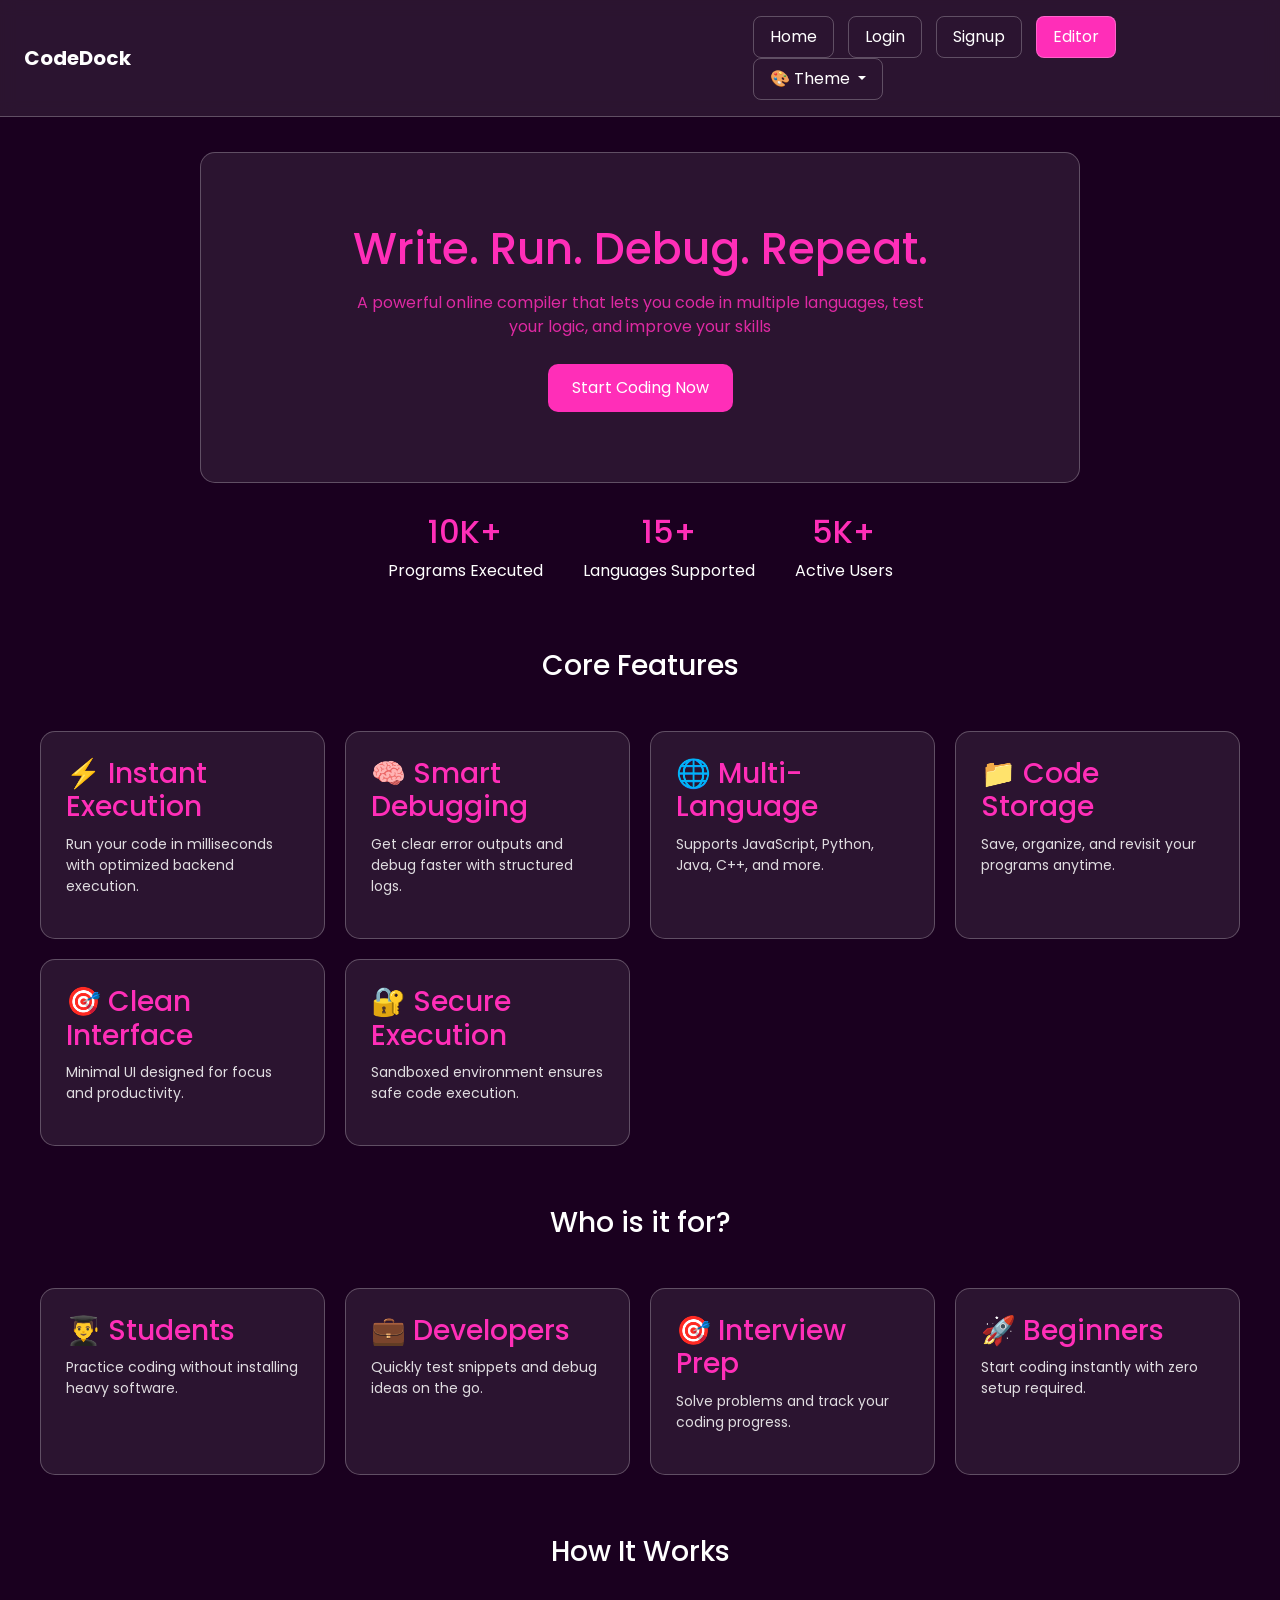
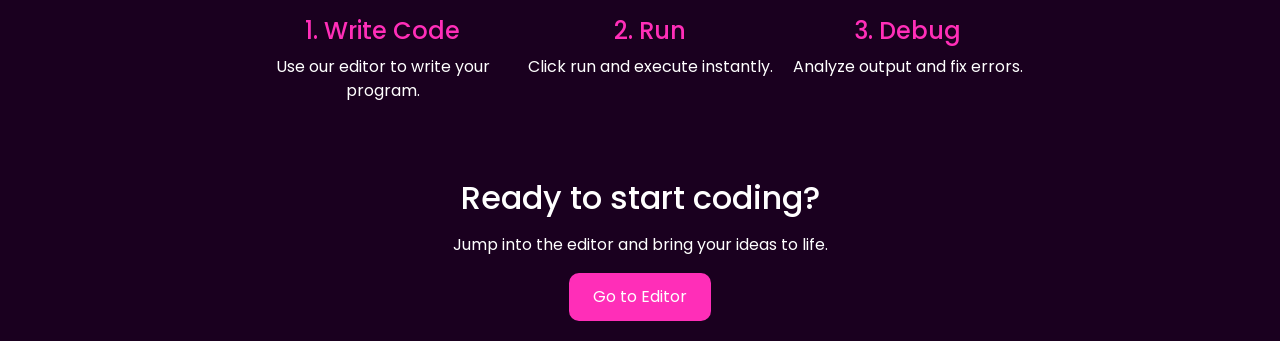
<file: frontend/index.html>
<!DOCTYPE html>
<html lang="en" class="theme-vscode">

<head>
    <meta charset="UTF-8" />
    <meta name="viewport" content="width=device-width, initial-scale=1.0" />
    <title>Online Code Compiler</title>
    <link href="https://cdn.jsdelivr.net/npm/bootstrap@5.3.2/dist/css/bootstrap.min.css" rel="stylesheet">
    <link href="https://fonts.googleapis.com/css2?family=Poppins:wght@300;400;600&display=swap" rel="stylesheet">
    <link rel="stylesheet" href="style.css">

    <style>
        body {
            background: var(--bg);
            color: var(--text);
            transition: 0.3s ease;
        }

        /* HEADER */
        .header {
            display: flex;
            justify-content: space-between;
            align-items: center;
            padding: 15px 40px;
            border-bottom: 1px solid var(--border);
        }

        .logo {
            font-size: 20px;
            font-weight: 600;
            color: var(--accent);
        }

        .nav-buttons button {
            margin-left: 10px;
            padding: 8px 16px;
            border-radius: 8px;
            border: 1px solid var(--border);
            background: transparent;
            color: var(--text);
            cursor: pointer;
        }

        .nav-buttons button:hover {
            background: var(--accent);
            color: #fff;
        }

        /* HERO */
        .hero {
            text-align: center;
            padding: 80px 20px 40px;
        }

        .hero h1 {
            font-size: 44px;
            margin-bottom: 15px;
        }

        .hero span {
            color: var(--accent);
        }

        .hero p {
            max-width: 600px;
            margin: 0 auto 25px;
            opacity: 0.85;
        }

        .hero button {
            padding: 12px 24px;
            border: none;
            background: var(--accent);
            color: #fff;
            border-radius: 10px;
            cursor: pointer;
            font-size: 16px;
        }

        /* STATS */
        .stats {
            display: flex;
            justify-content: center;
            gap: 40px;
            padding: 30px;
            flex-wrap: wrap;
        }

        .stat {
            text-align: center;
        }

        .stat h2 {
            color: var(--accent);
        }

        /* SECTION TITLE */
        .section-title {
            text-align: center;
            margin-top: 20px;
            font-size: 28px;
        }

        /* CARDS */
        .grid {
            display: grid;
            grid-template-columns: repeat(auto-fit, minmax(250px, 1fr));
            gap: 20px;
            padding: 40px;
        }

        .card {
            background: var(--card-bg);
            border: 1px solid var(--border);
            border-radius: 15px;
            padding: 25px;
            transition: 0.3s;
        }

        .hero-card {
            background: var(--card-bg);
            border: 1px solid var(--border);
            border-radius: 15px;
            padding: 70px;
            margin: 0px auto;
            margin-top: 35px;
            width: 55rem;
            transition: 0.3s;
            animation: fadeUp 0.6s ease;
        }

        .card:hover {
            transform: translateY(-8px);
            border-color: var(--accent);
        }

        .card h3 {
            margin-bottom: 10px;
            color: var(--accent);
        }

        .zoom-in {
            transition: transform 0.3s ease;
        }

        .zoom-in:hover {
            transform: scale(1.08);
        }

        .card p {
            opacity: 0.85;
            font-size: 14px;
        }

        /* HOW IT WORKS */
        .steps {
            display: flex;
            justify-content: center;
            gap: 20px;
            padding: 40px;
            flex-wrap: wrap;
        }

        .step {
            max-width: 250px;
            text-align: center;
        }

        .step h4 {
            color: var(--accent);
            margin-bottom: 10px;
        }

        /* CTA */
        .cta {
            text-align: center;
            padding: 20px 20px;
        }

        .cta h2 {
            margin-bottom: 15px;
        }

        .cta button {
            padding: 12px 24px;
            background: var(--accent);
            border: none;
            color: white;
            border-radius: 10px;
            cursor: pointer;
        }

        .bounce-text span {
            display: inline-block;
            opacity: 0;
            transform: translateY(40px);
            animation: bounceIn 0.6s ease forwards;
        }

        /* stagger effect */
        .bounce-text span:nth-child(1) {
            animation-delay: 0.1s;
        }

        .bounce-text span:nth-child(2) {
            animation-delay: 0.2s;
        }

        .bounce-text span:nth-child(3) {
            animation-delay: 0.3s;
        }

        .bounce-text span:nth-child(4) {
            animation-delay: 0.4s;
        }

        .bounce-text span:nth-child(5) {
            animation-delay: 0.5s;
        }

        .bounce-text span:nth-child(6) {
            animation-delay: 0.6s;
        }

        .bounce-text span:nth-child(7) {
            animation-delay: 0.7s;
        }

        .bounce-text span:nth-child(8) {
            animation-delay: 0.8s;
        }

        .bounce-text span:nth-child(9) {
            animation-delay: 0.9s;
        }

        .bounce-text span:nth-child(10) {
            animation-delay: 1s;
        }

        .bounce-text span:nth-child(11) {
            animation-delay: 1.1s;
        }

        .bounce-text span:nth-child(12) {
            animation-delay: 1.2s;
        }

        .bounce-text span:nth-child(13) {
            animation-delay: 1.3s;
        }

        .bounce-text span:nth-child(14) {
            animation-delay: 1.4s;
        }

        .bounce-text span:nth-child(15) {
            animation-delay: 1.5s;
        }

        .bounce-text span:nth-child(16) {
            animation-delay: 1.6s;
        }

        .bounce-text span:nth-child(17) {
            animation-delay: 1.7s;
        }

        .bounce-text span:nth-child(18) {
            animation-delay: 1.8s;
        }

        /* optional delay for paragraph */
        .delay span {
            animation-delay: calc(1s + var(--i, 0) * 0.1s);
        }

        /* bounce animation */
        @keyframes bounceIn {
            0% {
                opacity: 0;
                transform: translateY(40px);
            }

            60% {
                opacity: 1;
                transform: translateY(-10px);
            }

            80% {
                transform: translateY(5px);
            }

            100% {
                transform: translateY(0);
                opacity: 1;
            }
        }
        @keyframes fadeUp {
            from {
                opacity: 0;
                transform: translateY(30px);
            }

            to {
                opacity: 1;
                transform: translateY(0);
            }
        }

        /* highlight word */
        .highlight {
            color: var(--accent);
        }
    </style>
</head>

<body>

    <!-- HEADER -->
    <nav class="navbar navbar-expand-lg navbar-custom px-4 py-3 header">
        <div class="col-7">
            <a class="navbar-brand fw-bold" href="index.html">CodeDock</a>
        </div>
        <div class="nav-buttons">
            <button onclick="navigateTo('index.html')">Home</button>
            <button onclick="navigateTo('login.html')">Login</button>
            <button onclick="navigateTo('signup.html')">Signup</button>
            <button style="background: var(--accent); color: white;" onclick="navigateTo('editor.html')">Editor</button>
            <button class="nav-item dropdown" data-bs-toggle="dropdown">
                <a class="nav-link dropdown-toggle" href="#">
                    🎨 Theme
                </a>

                <ul class="dropdown-menu dropdown-menu-end">
                    <li><a class="dropdown-item" onclick="applyTheme('neon')">Neon Pink</a></li>
                    <li><a class="dropdown-item" onclick="applyTheme('vscode')">VS Code Dark</a></li>
                    <li><a class="dropdown-item" onclick="applyTheme('midnight')">Midnight Blue</a></li>
                    <li><a class="dropdown-item" onclick="applyTheme('light')">Light Mode</a></li>
                </ul>
            </button>
        </div>
    </nav>

    <!-- HERO -->
    <div class="hero hero-card">
        <h1 class="bounce-text">
            <span>Write.</span>
            <span>Run.</span>
            <span><span class="highlight">Debug.</span></span>
            <span>Repeat.</span>
        </h1>

        <p class="bounce-text delay">
            <span>A</span>
            <span>powerful</span>
            <span>online</span>
            <span>compiler</span>
            <span>that</span>
            <span>lets</span>
            <span>you</span>
            <span>code</span>
            <span>in</span>
            <span>multiple</span>
            <span>languages,</span>
            <span>test</span>
            <span>your</span>
            <span>logic,</span>
            <span>and</span>
            <span>improve</span>
            <span>your</span>
            <span>skills</span>
        </p>

        <button>Start Coding Now</button>
    </div>

    <!-- STATS -->
    <div class="stats">
        <div class="stat zoom-in">
            <h2>10K+</h2>
            <p>Programs Executed</p>
        </div>
        <div class="stat zoom-in">
            <h2>15+</h2>
            <p>Languages Supported</p>
        </div>
        <div class="stat zoom-in">
            <h2>5K+</h2>
            <p>Active Users</p>
        </div>
    </div>

    <!-- FEATURES -->
    <h2 class="section-title">Core Features</h2>
    <div class="grid">
        <div class="card">
            <h3>⚡ Instant Execution</h3>
            <p>Run your code in milliseconds with optimized backend execution.</p>
        </div>

        <div class="card">
            <h3>🧠 Smart Debugging</h3>
            <p>Get clear error outputs and debug faster with structured logs.</p>
        </div>

        <div class="card">
            <h3>🌐 Multi-Language</h3>
            <p>Supports JavaScript, Python, Java, C++, and more.</p>
        </div>

        <div class="card">
            <h3>📁 Code Storage</h3>
            <p>Save, organize, and revisit your programs anytime.</p>
        </div>

        <div class="card">
            <h3>🎯 Clean Interface</h3>
            <p>Minimal UI designed for focus and productivity.</p>
        </div>

        <div class="card">
            <h3>🔐 Secure Execution</h3>
            <p>Sandboxed environment ensures safe code execution.</p>
        </div>
    </div>

    <!-- USE CASES -->
    <h2 class="section-title">Who is it for?</h2>
    <div class="grid">
        <div class="card">
            <h3>👨‍🎓 Students</h3>
            <p>Practice coding without installing heavy software.</p>
        </div>

        <div class="card">
            <h3>💼 Developers</h3>
            <p>Quickly test snippets and debug ideas on the go.</p>
        </div>

        <div class="card">
            <h3>🎯 Interview Prep</h3>
            <p>Solve problems and track your coding progress.</p>
        </div>

        <div class="card">
            <h3>🚀 Beginners</h3>
            <p>Start coding instantly with zero setup required.</p>
        </div>
    </div>

    <!-- HOW IT WORKS -->
    <h2 class="section-title">How It Works</h2>
    <div class="steps">
        <div class="step zoom-in">
            <h4>1. Write Code</h4>
            <p>Use our editor to write your program.</p>
        </div>

        <div class="step zoom-in">
            <h4>2. Run</h4>
            <p>Click run and execute instantly.</p>
        </div>

        <div class="step zoom-in">
            <h4>3. Debug</h4>
            <p>Analyze output and fix errors.</p>
        </div>
    </div>

    <!-- CTA -->
    <div class="cta">
        <h2>Ready to start coding?</h2>
        <p>Jump into the editor and bring your ideas to life.</p>
        <button>Go to Editor</button>
    </div>
    <script src="editor.js"></script>
    <script src="https://cdn.jsdelivr.net/npm/bootstrap@5.3.2/dist/js/bootstrap.bundle.min.js"></script>
    <script src="app.js"></script> <!-- must provide api() and theme helpers -->
    <script src="editor.js"></script>
    <script>
        document.querySelectorAll('.bounce-text').forEach(el => {
            const words = el.innerText.split(' ');
            el.innerHTML = words
                .map((word, i) => `<span style="animation-delay:${i * 0.1}s">${word}</span>`)
                .join(' ');
        });
        function animateText(el) {
            const text = el.getAttribute("data-text") || el.innerText;

            // store original text once
            el.setAttribute("data-text", text);

            const words = text.split(" ");

            // rebuild spans with stagger
            el.innerHTML = words
                .map((word, i) =>
                    `<span style="animation-delay:${i * 0.1}s">${word}</span>`
                )
                .join(" ");
        }

        // init all
        const elements = document.querySelectorAll(".bounce-text");

        elements.forEach(el => animateText(el));

        /* 🖱 Hover trigger */
        document.querySelector(".hero-card").addEventListener("mouseenter", () => {
            elements.forEach(el => animateText(el));
        });
    </script>
</body>

</html>
</file>
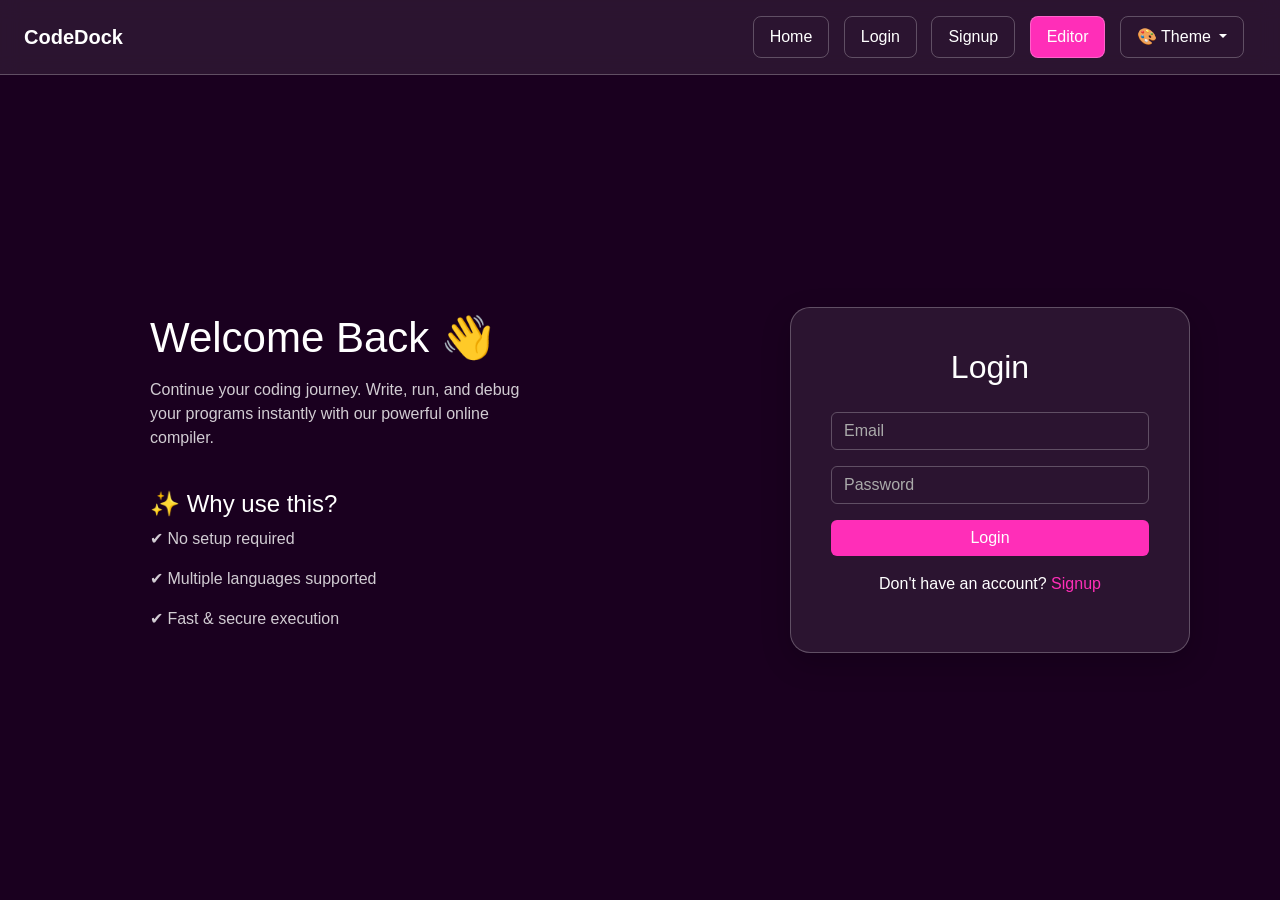
<file: frontend/login.html>
<!DOCTYPE html>
<html lang="en" class="theme-midnight"> <!-- change theme here -->

<head>
    <meta charset="UTF-8">
    <title>Login</title>

    <link href="https://cdn.jsdelivr.net/npm/bootstrap@5.3.2/dist/css/bootstrap.min.css" rel="stylesheet">
    <link rel="stylesheet" href="style.css">
    <link href="https://cdn.jsdelivr.net/npm/bootstrap@5.3.2/dist/css/bootstrap.min.css" rel="stylesheet">

    <style>
        body {
            background: var(--bg);
            color: var(--text);
            font-family: "Poppins", sans-serif;
        }

        /* NAVBAR */
        .navbar-custom {
            background: transparent;
            border-bottom: 1px solid var(--border);
            backdrop-filter: blur(10px);
        }

        .navbar-custom .nav-link,
        .navbar-custom .navbar-brand {
            color: var(--text) !important;
        }

        /* .navbar-custom .nav-link:hover {
            color: var(--accent) !important;
        } */

        /* LAYOUT */
        .auth-wrapper {
            min-height: 90vh;
            display: flex;
            justify-content: space-around;
        }

        .left-panel {
            display: flex;
            flex-direction: column;
            justify-content: center;
            padding: 60px;
        }

        .left-panel h1 {
            font-size: 42px;
            margin-bottom: 15px;
        }

        .left-panel span {
            color: var(--accent);
        }

        .left-panel p {
            opacity: 0.8;
            max-width: 400px;
        }

        /* RIGHT PANEL */
        .right-panel {
            display: flex;
            justify-content: center;
            align-items: center;
        }

        /* GLASS CARD */
        .auth-box {
            width: 400px;
            background: var(--card-bg);
            border: 1px solid var(--border);
            padding: 2.5rem;
            border-radius: 20px;
            box-shadow: 0 10px 30px rgba(0, 0, 0, 0.2);
            animation: fadeUp 0.6s ease;
        }

        .auth-box h2 {
            text-align: center;
            margin-bottom: 25px;
        }

        .form-control {
            background: transparent;
            border: 1px solid var(--border);
            color: var(--text);
        }

        .form-control::placeholder {
            color: #aaa;
        }

        .form-control:focus {
            border-color: var(--accent);
            box-shadow: none;
        }

        /* BUTTON */
        .btn-primary {
            background: var(--accent);
            border: none;
        }

        .btn-primary:hover {
            opacity: 0.9;
            background: var(--accent);
            border: none;
        }

        /* FOOT TEXT */
        .auth-box a {
            color: var(--accent);
            font-weight: 500;
            text-decoration: none;
        }

        .auth-box a:hover {
            text-decoration: underline;
        }

        /* ANIMATION */
        @keyframes fadeUp {
            from {
                opacity: 0;
                transform: translateY(30px);
            }

            to {
                opacity: 1;
                transform: translateY(0);
            }
        }

        /* RESPONSIVE */
        @media (max-width: 768px) {
            .auth-wrapper {
                flex-direction: column;
            }

            .left-panel {
                text-align: center;
                padding: 30px;
            }
        }
    </style>
</head>

<body>

    <!-- NAVBAR -->
    <nav class="navbar navbar-expand-lg navbar-custom px-4 py-3 header">
        <div class="col-7">
            <a class="navbar-brand fw-bold" href="index.html">CodeDock</a>
        </div>
        <div class="nav-buttons">
            <button onclick="navigateTo('index.html')">Home</button>
            <button onclick="navigateTo('login.html')">Login</button>
            <button onclick="navigateTo('signup.html')">Signup</button>
            <button style="background: var(--accent); color: white;" onclick="navigateTo('editor.html')">Editor</button>
            <button class="nav-item dropdown" data-bs-toggle="dropdown">
                <a class="nav-link dropdown-toggle" href="#">
                    🎨 Theme
                </a>

                <ul class="dropdown-menu dropdown-menu-end">
                    <li><a class="dropdown-item" onclick="applyTheme('neon')">Neon Pink</a></li>
                    <li><a class="dropdown-item" onclick="applyTheme('vscode')">VS Code Dark</a></li>
                    <li><a class="dropdown-item" onclick="applyTheme('midnight')">Midnight Blue</a></li>
                    <li><a class="dropdown-item" onclick="applyTheme('light')">Light Mode</a></li>
                </ul>
            </button>
        </div>
    </nav>

    <!-- MAIN -->
    <div class="auth-wrapper">

        <!-- LEFT SIDE -->
        <div class="left-panel">
            <h1>Welcome Back 👋</h1>
            <p>
                Continue your coding journey. Write, run, and debug your programs
                instantly with our powerful online compiler.
            </p>

            <h4 class="mt-4">✨ Why use this?</h4>
            <p>✔ No setup required</p>
            <p>✔ Multiple languages supported</p>
            <p>✔ Fast & secure execution</p>
        </div>

        <!-- RIGHT SIDE -->
        <div class="right-panel">
            <div class="auth-box">

                <h2>Login</h2>

                <input id="email" class="form-control mb-3" type="email" placeholder="Email"/>
                <input id="password" class="form-control mb-3" type="password" placeholder="Password"/>

                <button class="btn btn-primary w-100 mb-3" onclick="login()">Login</button>

                <p class="text-center">
                    Don't have an account?
                    <a href="signup.html">Signup</a>
                </p>

            </div>
        </div>

    </div>
    <script src="https://cdn.jsdelivr.net/npm/bootstrap@5.3.2/dist/js/bootstrap.bundle.min.js"></script>
    <script src="app.js"></script> <!-- must provide api() and theme helpers -->
    <script>
        async function login() {
            const email = document.getElementById("email").value;
            const password = document.getElementById("password").value;

            const result = await api("/login", "POST", { email, password });

            if (result.token) {
                saveToken(result.token);
                sessionStorage.setItem("isloggedIn", "Y");
                window.location.href = "editor.html";
            } else {
                alert(result.error);
            }
        }
    </script>

</body>

</html>
</file>
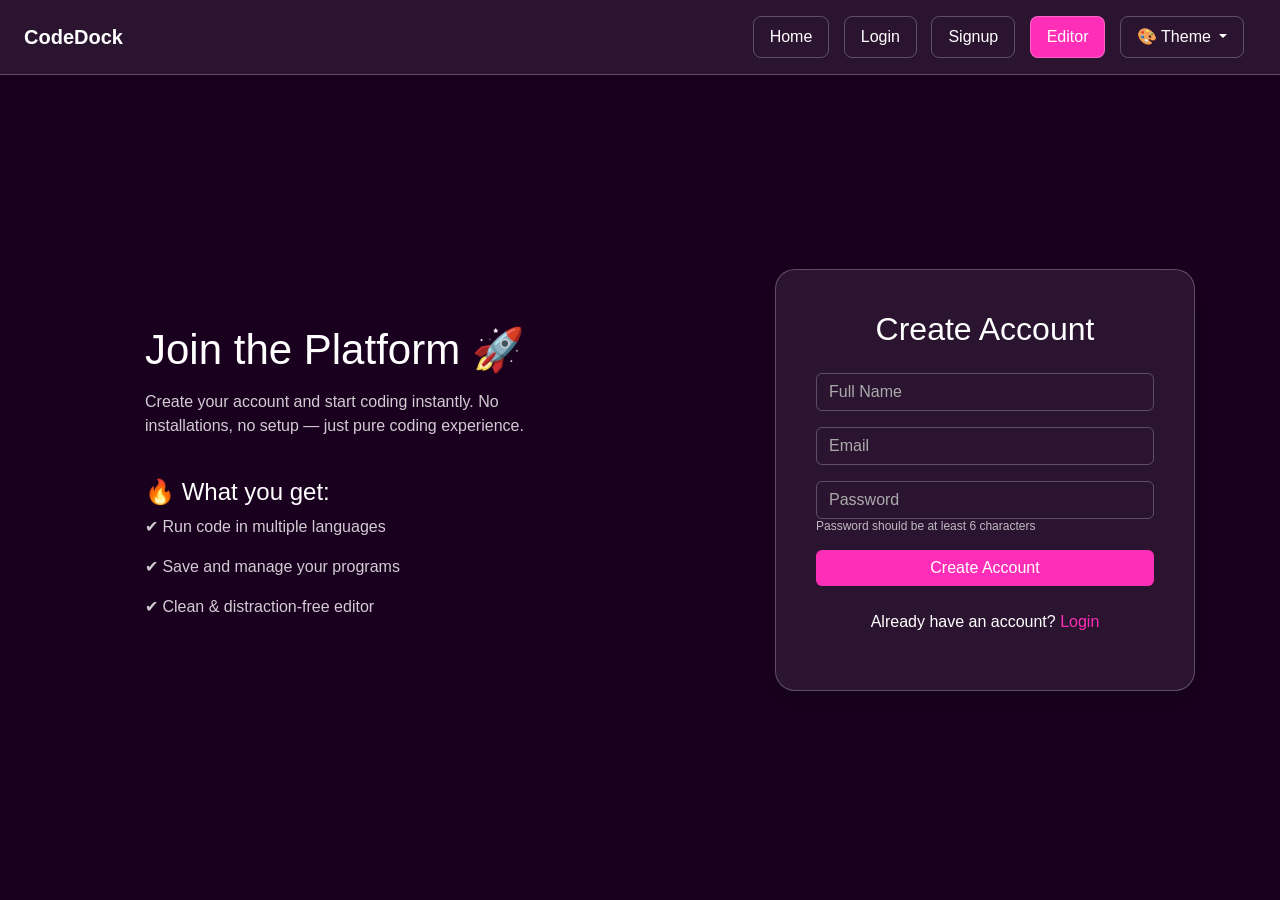
<file: frontend/signup.html>
<!DOCTYPE html>
<html lang="en" class="theme-midnight"> <!-- change theme -->

<head>
    <meta charset="UTF-8">
    <title>Signup</title>
    <link rel="stylesheet" href="style.css">
    <link href="https://cdn.jsdelivr.net/npm/bootstrap@5.3.2/dist/css/bootstrap.min.css" rel="stylesheet">

    <style>
        body {
            background: var(--bg);
            color: var(--text);
            font-family: "Poppins", sans-serif;
        }

        /* NAVBAR */
        .navbar-custom {
            background: transparent;
            border-bottom: 1px solid var(--border);
            backdrop-filter: blur(10px);
        }

        .navbar-custom .nav-link,
        .navbar-custom .navbar-brand {
            color: var(--text) !important;
        }

        /* .navbar-custom .nav-link:hover {
            color: var(--accent) !important;
        } */

        /* LAYOUT */
        .auth-wrapper {
            min-height: 90vh;
            display: flex;
            justify-content: space-around;
        }

        .left-panel {
            display: flex;
            flex-direction: column;
            justify-content: center;
            padding: 60px;
        }

        .left-panel h1 {
            font-size: 42px;
            margin-bottom: 15px;
        }

        .left-panel span {
            color: var(--accent);
        }

        .left-panel p {
            opacity: 0.8;
            max-width: 400px;
        }

        /* RIGHT PANEL */
        .right-panel {
            display: flex;
            justify-content: center;
            align-items: center;
        }

        /* GLASS CARD */
        .auth-box {
            width: 420px;
            background: var(--card-bg);
            border: 1px solid var(--border);
            padding: 2.5rem;
            border-radius: 20px;
            box-shadow: 0 10px 30px rgba(0, 0, 0, 0.2);
            animation: fadeUp 0.6s ease;
        }

        .auth-box h2 {
            text-align: center;
            margin-bottom: 25px;
        }

        .form-control {
            background: transparent;
            border: 1px solid var(--border);
            color: var(--text);
        }

        .form-control::placeholder {
            color: #aaa;
        }

        .form-control:focus {
            border-color: var(--accent);
            box-shadow: none;
        }

        /* BUTTON */
        .btn-primary {
            background: var(--accent);
            border: none;
        }

        .btn-primary:hover {
            opacity: 0.9;
            background: var(--accent);
            border: none;
        }

        /* LINKS */
        .auth-box a {
            color: var(--accent);
            font-weight: 500;
            text-decoration: none;
        }

        .auth-box a:hover {
            text-decoration: underline;
        }

        /* PASSWORD HINT */
        .hint {
            font-size: 12px;
            opacity: 0.7;
            margin-top: -10px;
            margin-bottom: 15px;
        }

        /* ANIMATION */
        @keyframes fadeUp {
            from {
                opacity: 0;
                transform: translateY(30px);
            }

            to {
                opacity: 1;
                transform: translateY(0);
            }
        }

        /* RESPONSIVE */
        @media (max-width: 768px) {
            .auth-wrapper {
                flex-direction: column;
            }

            .left-panel {
                text-align: center;
                padding: 30px;
            }
        }
    </style>

</head>

<body>

    <!-- NAVBAR -->
    <nav class="navbar navbar-expand-lg navbar-custom px-4 py-3 header">
        <div class="col-7">
            <a class="navbar-brand fw-bold" href="index.html">CodeDock</a>
        </div>
        <div class="nav-buttons">
            <button onclick="navigateTo('index.html')">Home</button>
            <button onclick="navigateTo('login.html')">Login</button>
            <button onclick="navigateTo('signup.html')">Signup</button>
            <button style="background: var(--accent); color: white;" onclick="navigateTo('editor.html')">Editor</button>
            <button class="nav-item dropdown" data-bs-toggle="dropdown">
                <a class="nav-link dropdown-toggle" href="#">
                    🎨 Theme
                </a>

                <ul class="dropdown-menu dropdown-menu-end">
                    <li><a class="dropdown-item" onclick="applyTheme('neon')">Neon Pink</a></li>
                    <li><a class="dropdown-item" onclick="applyTheme('vscode')">VS Code Dark</a></li>
                    <li><a class="dropdown-item" onclick="applyTheme('midnight')">Midnight Blue</a></li>
                    <li><a class="dropdown-item" onclick="applyTheme('light')">Light Mode</a></li>
                </ul>
            </button>
        </div>
    </nav>

    <!-- MAIN -->
    <div class="auth-wrapper">

        <!-- LEFT SIDE -->
        <div class="left-panel">
            <h1>Join the Platform 🚀</h1>
            <p>
                Create your account and start coding instantly. No installations,
                no setup — just pure coding experience.
            </p>

            <h4 class="mt-4">🔥 What you get:</h4>
            <p>✔ Run code in multiple languages</p>
            <p>✔ Save and manage your programs</p>
            <p>✔ Clean & distraction-free editor</p>
        </div>

        <!-- RIGHT SIDE -->
        <div class="right-panel">
            <div class="auth-box">

                <h2>Create Account</h2>

                <input id="name" class="form-control mb-3" type="text" placeholder="Full Name">
                <input id="email" class="form-control mb-3" type="email" placeholder="Email">
                <input id="password" class="form-control mb-2" type="password" placeholder="Password">

                <div class="hint">Password should be at least 6 characters</div>

                <button class="btn btn-primary w-100 mb-3" onclick="signup()">Create Account</button>
                <div id="g_id_onload" data-client_id="YOUR_GOOGLE_CLIENT_ID" data-callback="handleGoogleLogin">
                </div>
                
                <div class="g_id_signin" data-type="standard" data-size="large" data-theme="outline">
                </div>
                <p class="text-center mt-2">
                    Already have an account?
                    <a href="login.html">Login</a>
                </p>

            </div>
        </div>

    </div>
    <script src="https://cdn.jsdelivr.net/npm/bootstrap@5.3.2/dist/js/bootstrap.bundle.min.js"></script>
    <script src="app.js"></script> <!-- must provide api() and theme helpers -->
    <script src="editor.js"></script>
    <script>
        async function signup() {
            const name = document.getElementById("name").value;
            const email = document.getElementById("email").value;
            const password = document.getElementById("password").value;

            const result = await api("/signup", "POST", { name, email, password });

            if (result.token) {
                saveToken(result.token);
                window.location.href = "editor.html";
            } else {
                alert(result.error);
            }
        }
        async function handleGoogleLogin(response) {
            const idToken = response.credential;

            const result = await api("/google-login", "POST", {
                token: idToken
            });

            if (result.token) {
                saveToken(result.token);
                sessionStorage.setItem("isloggedIn", "Y");
                window.location.href = "editor.html";
            } else {
                alert("Google login failed");
            }
        }
    </script>
    <script src="https://accounts.google.com/gsi/client" async defer></script>

</body>

</html>
</file>
<file: frontend/style.css>
/* ----------------------------------------------
   GLOBAL RESET
---------------------------------------------- */
* {
    margin: 0;
    padding: 0;
    font-family: 'Poppins', sans-serif;
}

/* ----------------------------------------------
   THEME VARIABLES
---------------------------------------------- */

/* DEFAULT THEME → Neon Pink */
:root {
    --bg: #1a001f;
    --text: #ffffff;

    --card-bg: rgba(255, 255, 255, 0.08);
    --border: rgba(255, 255, 255, 0.25);

    --editor-bg: #0f0f0f;
    --editor-text: #e8e8e8;

    --output-bg: #000000;
    --output-text: #00ff99;

    --accent: #ff2eb8;
}

.theme-neon {
    --bg: #1a001f;
    --text: #ffffff;

    --card-bg: rgba(255, 255, 255, 0.08);
    --border: rgba(255, 255, 255, 0.25);

    --editor-bg: #0f0f0f;
    --editor-text: #e8e8e8;

    --output-bg: #000000;
    --output-text: #00ff99;

    --accent: #ff2eb8;
}

/* VS CODE DARK */
.theme-vscode {
    --bg: #1e1e1e;
    --text: #d4d4d4;

    --card-bg: #252526;
    --border: #3c3c3c;

    --editor-bg: #1e1e1e;
    --editor-text: #d4d4d4;

    --output-bg: #111111;
    --output-text: #00d084;

    --accent: #007acc;
}

/* MIDNIGHT BLUE */
.theme-midnight {
    --bg: #0a1433;
    --text: #dce6ff;

    --card-bg: rgba(255, 255, 255, 0.08);
    --border: rgba(255, 255, 255, 0.2);

    --editor-bg: #0b1128;
    --editor-text: #dce6ff;

    --output-bg: #050a1a;
    --output-text: #27dcb3;

    --accent: #4da3ff;
}

/* LIGHT MODE — FULLY HANDLED */
.theme-light {
    --bg: #f5f5f5;
    --text: #222;

    --card-bg: #ffffff;
    --border: #d0d0d0;

    --editor-bg: #ffffff;
    --editor-text: #333;

    --output-bg: #f1f1f1;
    --output-text: #007744;

    --accent: #0066ff;
}

/* ----------------------------------------------
   BODY STYLING
---------------------------------------------- */
body {
    background: var(--bg);
    color: var(--text);
    height: 100vh;
    /* padding: 20px; */
}

.navbar-custom {
    background: var(--card-bg) !important;
    border-bottom: 1px solid var(--border);
    backdrop-filter: blur(10px);
    padding: 15px;
}

.dropdown-toggle {
    color: var(--text) !important;
}


/* Navbar text */
.navbar-custom,
.navbar-custom .nav-item,
.navbar-custom .navbar-brand {
    color: var(--text) !important;
}


.dropdown-item {
    cursor: pointer;
}

/* ----------------------------------------------
   NAVBAR
---------------------------------------------- */
.navbar-custom {
    background: var(--card-bg);
    border-bottom: 1px solid var(--border);
    backdrop-filter: blur(8px);
}

/* ----------------------------------------------
   PANELS & CARDS
---------------------------------------------- */
.card, .file-panel {
    background: var(--card-bg);
    border: 1px solid var(--border);
    border-radius: 12px;
    padding: 20px;
    color: var(--text);
}

/* ----------------------------------------------
   FILE LIST
---------------------------------------------- */
#fileTabs li {
    cursor: pointer;
    background: var(--card-bg);
    border: 1px solid var(--border);
    color: var(--text);
}

#fileTabs li.active {
    background: var(--accent);
    color: white;
    font-weight: bold;
}

/* ----------------------------------------------
   EDITOR
---------------------------------------------- */
.code-box {
    width: 100%;
    height: 350px;
    background: var(--editor-bg);
    color: var(--editor-text);
    border: 1px solid var(--border);
    padding: 12px;
    border-radius: 10px;
    outline: none;
}

.form-control:focus {
    background: var(--editor-bg);
    color: var(--editor-text);
    outline: none;
    box-shadow: none;
}

.code-box:focus {
    border-color: var(--accent);
}

/* ----------------------------------------------
   OUTPUT
---------------------------------------------- */
.output-box {
    background: var(--output-bg);
    color: var(--output-text);
    padding: 15px;
    height: 250px;
    border-left: 4px solid var(--accent);
    overflow-y: auto;
    border-radius: 10px;
}

/* ----------------------------------------------
   BUTTONS
---------------------------------------------- */
.run-btn {
    background: var(--accent);
    border: none;
}

.run-btn:hover {
    opacity: 0.9;
}

/* ---------------- BRAND LINE ---------------- */
.branding-line {
    text-align: center;
    font-size: 12px;
    opacity: 0.6;
    margin-top: 5px;
}

/* ---------------- LAYOUT ---------------- */
.editor-wrapper {
    display: flex;
    gap: 20px;
    padding: 20px;
    height: calc(100vh - 90px);
}

/* ---------------- SIDEBAR ---------------- */
.file-panel {
    width: 260px;
    min-width: 150px;
    max-width: 50%;
    background: var(--card-bg);
    border: 1px solid var(--border);
    border-radius: 15px;
    padding: 15px;
    backdrop-filter: blur(12px);
    flex-shrink: 0;
}

.file-header {
    display: flex;
    justify-content: space-between;
    margin-bottom: 10px;
    font-weight: 600;
}

.file-header button {
    background: var(--accent);
    border: none;
    border-radius: 6px;
    color: white;
    padding: 2px 8px;
}

.file-subtext {
    font-size: 12px;
    opacity: 0.7;
    margin-bottom: 10px;
}

.file-list li {
    list-style: none;
    border: 1px solid var(--border);
    margin-bottom: 8px;
    padding: 8px;
    border-radius: 8px;
    cursor: pointer;
}

.file-list li:hover {
    background: var(--accent);
    color: white;
}

.empty-state {
    margin-top: 20px;
    opacity: 0.6;
}

/* ---------------- EDITOR PANEL ---------------- */
.editor-panel {
    flex: 1;
    display: flex;
    flex-direction: column;
    gap: 15px;
}

/* ---------------- TOPBAR ---------------- */
.editor-topbar {
    display: flex;
    justify-content: space-between;
    align-items: center;
    background: var(--card-bg);
    border: 1px solid var(--border);
    padding: 10px 15px;
    border-radius: 12px;
}

.editor-label {
    font-size: 13px;
    opacity: 0.7;
    margin-right: 10px;
}

.editor-topbar select {
    background: transparent;
    border: 1px solid var(--border);
    color: var(--text);
    padding: 5px 10px;
    border-radius: 6px;
}

.actions button {
    margin-left: 10px;
    border-radius: 8px;
    padding: 6px 12px;
    border: none;
}

.btn-save {
    background: #555;
    color: white;
}

.btn-run {
    background: var(--accent);
    color: white;
    box-shadow: 0 0 10px var(--accent);
}

.btn-run:hover {
    transform: scale(1.05);
    box-shadow: 0 0 20px var(--accent);
}

/* ---------------- EDITOR ---------------- */
.editor-container {
    flex: 1;
    min-height: 120px;
    background: var(--editor-bg);
    border-radius: 15px;
    border: 1px solid var(--border);
    overflow: hidden;
}

#code {
    width: 100%;
    height: 100%;
    background: transparent;
    border: none;
    color: var(--editor-text);
    padding: 20px;
    font-family: monospace;
    font-size: 14px;
    outline: none;
    resize: none;
}

/* ---------------- OUTPUT ---------------- */
.output-container {
    min-height: 80px;
    background: var(--output-bg);
    border-radius: 15px;
    border: 1px solid var(--border);
    overflow: hidden;
}

/* ---------------- RESIZE HANDLES ---------------- */
.resize-handle-vertical {
    width: 6px;
    cursor: col-resize;
    background: transparent;
    border-radius: 3px;
    flex-shrink: 0;
    transition: background 0.2s;
    position: relative;
}

.resize-handle-vertical::after {
    content: '';
    position: absolute;
    top: 50%;
    left: 50%;
    transform: translate(-50%, -50%);
    width: 2px;
    height: 40px;
    background: var(--border);
    border-radius: 2px;
    transition: height 0.2s, background 0.2s;
}

.resize-handle-vertical:hover,
.resize-handle-vertical.active {
    background: rgba(255, 255, 255, 0.06);
}

.resize-handle-vertical:hover::after,
.resize-handle-vertical.active::after {
    height: 60px;
    background: var(--accent);
}

.resize-handle-horizontal {
    height: 6px;
    cursor: row-resize;
    background: transparent;
    border-radius: 3px;
    flex-shrink: 0;
    transition: background 0.2s;
    position: relative;
}

.resize-handle-horizontal::after {
    content: '';
    position: absolute;
    top: 50%;
    left: 50%;
    transform: translate(-50%, -50%);
    height: 2px;
    width: 40px;
    background: var(--border);
    border-radius: 2px;
    transition: width 0.2s, background 0.2s;
}

.resize-handle-horizontal:hover,
.resize-handle-horizontal.active {
    background: rgba(255, 255, 255, 0.06);
}

.resize-handle-horizontal:hover::after,
.resize-handle-horizontal.active::after {
    width: 60px;
    background: var(--accent);
}

/* Prevent text selection while dragging */
.resizing {
    user-select: none !important;
    -webkit-user-select: none !important;
    cursor: col-resize !important;
}

.resizing-h {
    user-select: none !important;
    -webkit-user-select: none !important;
    cursor: row-resize !important;
}

.output-header {
    padding: 8px 15px;
    border-bottom: 1px solid var(--border);
    font-weight: 500;
}

.output-sub {
    font-size: 12px;
    opacity: 0.6;
    margin-left: 10px;
}

#output {
    padding: 15px;
    color: var(--output-text);
    min-height: 120px;
}

/* ---------------- TIP ---------------- */
.editor-tip {
    font-size: 12px;
    opacity: 0.6;
    text-align: right;
}

option {
    color: #000
}

ul {
    padding-left: 0;
    border-radius: 8px;
}

.nav-buttons button {
    margin-left: 10px;
    padding: 8px 16px;
    border-radius: 8px;
    border: 1px solid var(--border);
    background: transparent;
    color: var(--text);
    cursor: pointer;
}

.nav-buttons button:hover {
    background: var(--accent);
    color: #fff;
}

.header {
    display: flex;
    justify-content: space-between;
    align-items: center;
    padding: 15px 40px;
    border-bottom: 1px solid var(--border);
}

.logo {
    font-size: 20px;
    font-weight: 600;
    color: var(--accent);
}

/* ================================
   AUTOCOMPLETE DROPDOWN
================================ */
.autocomplete-dropdown {
    min-width: 220px;
    max-width: 300px;
    max-height: 250px;
    overflow-y: auto;

    background: var(--card-bg);
    backdrop-filter: blur(12px);
    border: 1px solid var(--border);
    border-radius: 12px;

    box-shadow: 0 10px 30px rgba(0, 0, 0, 0.4);
    padding: 6px;

    z-index: 9999;
    animation: fadeIn 0.15s ease;
}

/* Scrollbar (optional but looks clean) */
.autocomplete-dropdown::-webkit-scrollbar {
    width: 6px;
}

.autocomplete-dropdown::-webkit-scrollbar-thumb {
    background: var(--accent);
    border-radius: 10px;
}

/* ================================
   DROPDOWN ITEMS
================================ */
.ac-item {
    padding: 8px 12px;
    border-radius: 8px;
    cursor: pointer;

    font-size: 14px;
    color: var(--text);

    display: flex;
    align-items: center;
    justify-content: space-between;

    transition: all 0.15s ease;
}

/* Hover effect */
.ac-item:hover {
    background: rgba(255, 255, 255, 0.08);
}

/* ACTIVE ITEM (keyboard navigation) */
.ac-item.active {
    background: var(--accent);
    color: white;
    transform: scale(1.02);
}

/* Highlighted match */
.ac-item b {
    color: var(--accent);
}

/* When active, keep contrast */
.ac-item.active b {
    color: #fff;
    text-decoration: underline;
}

/* ================================
   ANIMATION
================================ */
@keyframes fadeIn {
    from {
        opacity: 0;
        transform: translateY(-6px);
    }
    to {
        opacity: 1;
        transform: translateY(0);
    }
}
</file>
